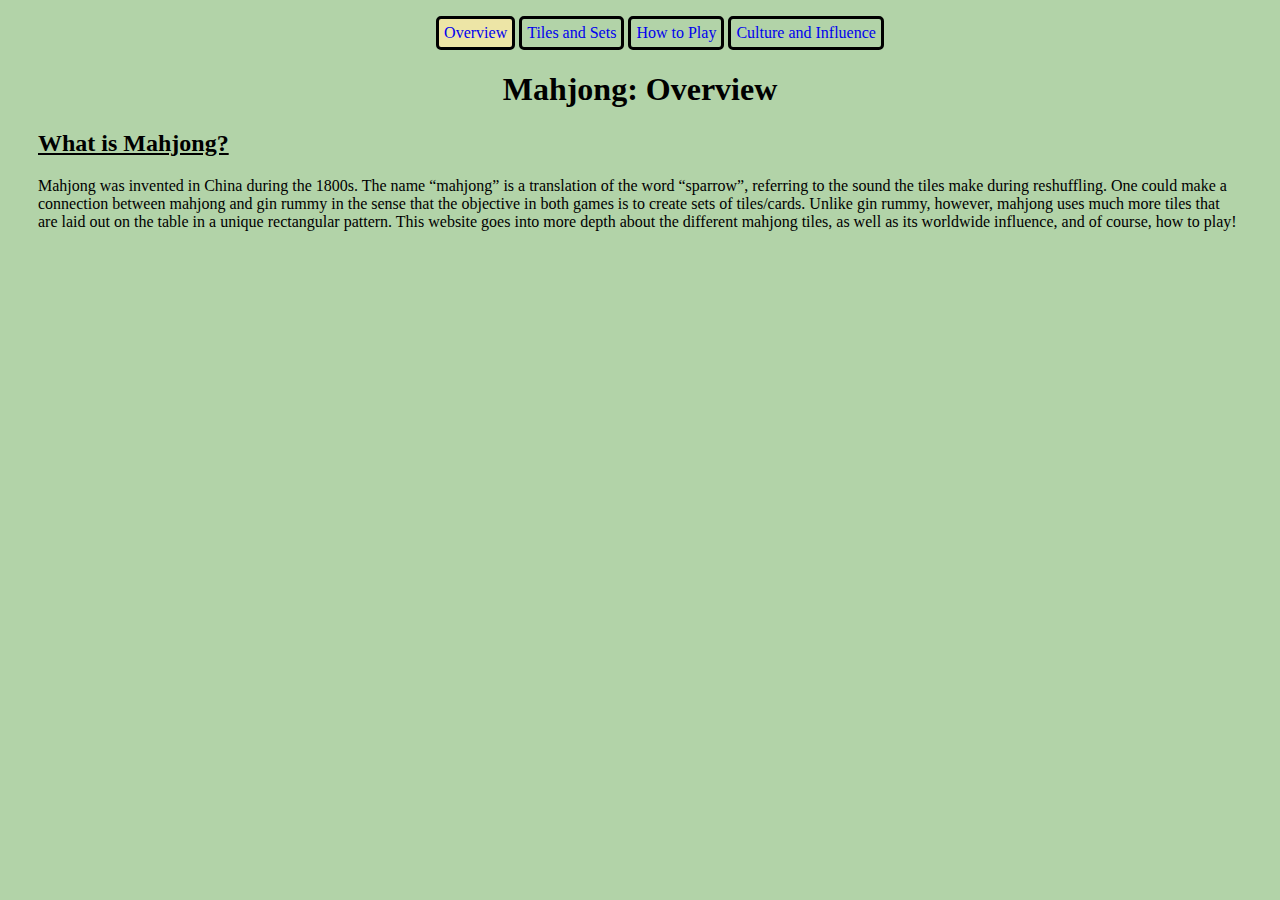
<file: site/index.html>
<!DOCTYPE html>
<html lang="en">
  <head>
    <meta charset="utf-8">
    <title>Overview</title>
    <nav>
      <ul>
        <li class="bars"><a href="http://homer.stuy.edu/~mhuang60/site/index.html">Overview</a></li>
        <li class="bar"><a href="http://homer.stuy.edu/~mhuang60/site/tiles-and-sets.html">Tiles and Sets</a></li>
        <li class="bar"><a href="http://homer.stuy.edu/~mhuang60/site/how-to-play.html">How to Play</a></li>
        <li class="bar"><a href="http://homer.stuy.edu/~mhuang60/site/culture-and-influence.html">Culture and Influence</a></li>
      </ul>
    </nav>
    <link href="stylesheet.css" rel="stylesheet">
  </head>
  <body>
  <h1>Mahjong: Overview</h1>
    <h2>What is Mahjong?</h2>
    <p>
      Mahjong was invented in China during the 1800s. The name “mahjong” is a translation of the word “sparrow”, referring to the sound the tiles make during reshuffling. One could make a connection between mahjong and gin rummy in the sense that the objective in both games is to create sets of tiles/cards. Unlike gin rummy, however, mahjong uses much more tiles that are laid out on the table in a unique rectangular pattern. This website goes into more depth about the different mahjong tiles, as well as its worldwide influence, and of course, how to play!
    </p>
  </body>
</html>
</file>
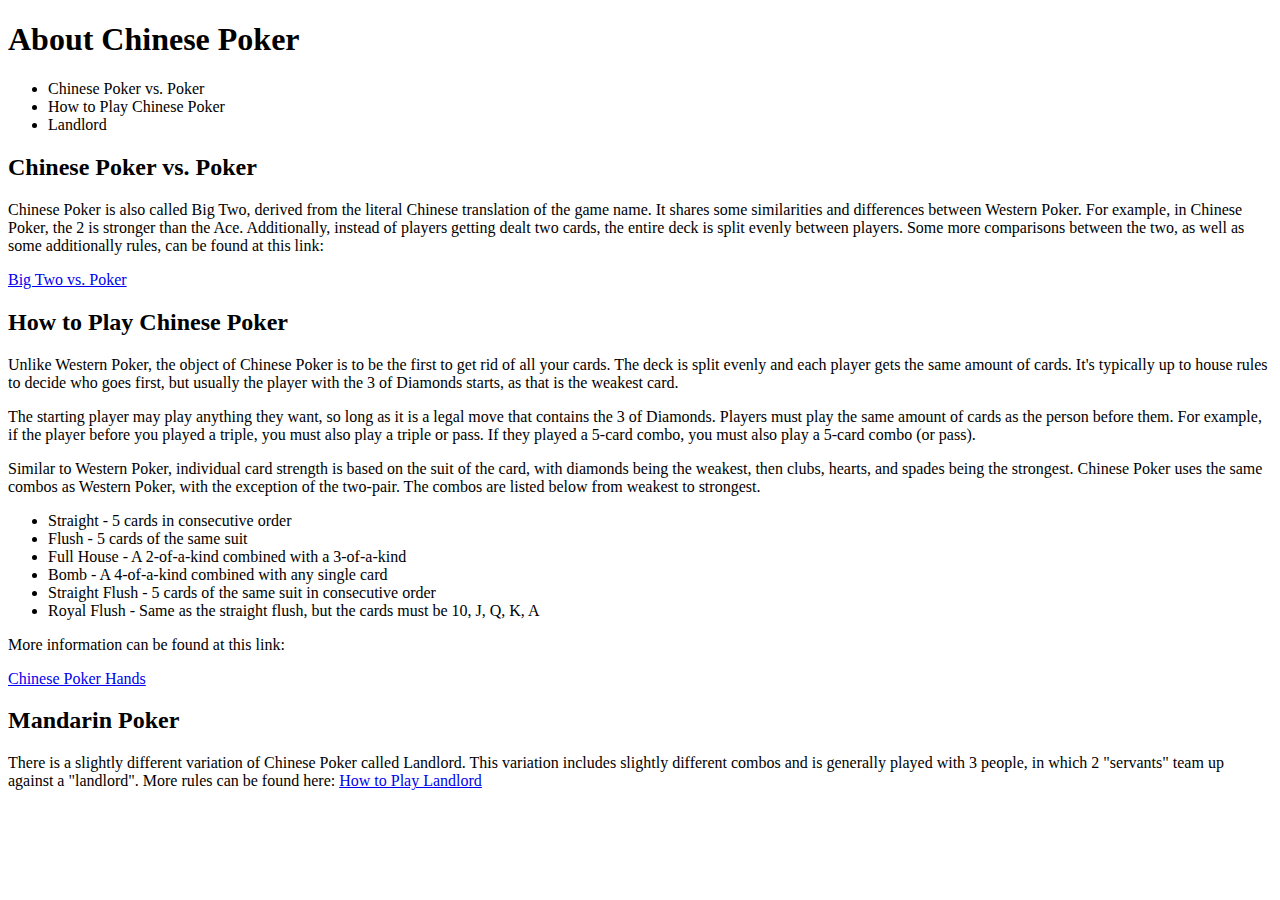
<file: w05(1)_subject.html>
<!DOCTYPE html>
<html lang="en">
  <head>
    <meta charset="utf-8">
    <title>WEBPAGE</title>
  </head>
  <body>
<h1>About Chinese Poker</h1>
<ul>
<li>Chinese Poker vs. Poker</li>
<li>How to Play Chinese Poker</li>
<li>Landlord</li>
</ul>
<h2>Chinese Poker vs. Poker</h2>
<p>Chinese Poker is also called Big Two, derived from the literal Chinese translation of the game name. It shares some similarities and differences between Western Poker. For example, in Chinese Poker, the 2 is stronger than the Ace. Additionally, instead of players getting dealt two cards, the entire deck is split evenly between players. Some more comparisons between the two, as well as some additionally rules, can be found at this link:</p>
<a href="https://onlyagame.typepad.com/only_a_game/2008/04/big-two-rules.html">Big Two vs. Poker</a>

<h2>How to Play Chinese Poker</h2>
<p>Unlike Western Poker, the object of Chinese Poker is to be the first to get rid of all your cards. The deck is split evenly and each player gets the same amount of cards. It's typically up to house rules to decide who goes first, but usually the player with the 3 of Diamonds starts, as that is the weakest card.</p> 
<p>The starting player may play anything they want, so long as it is a legal move that contains the 3 of Diamonds. Players must play the same amount of cards as the person before them. For example, if the player before you played a triple, you must also play a triple or pass. If they played a 5-card combo, you must also play a 5-card combo (or pass).</p>
<p>Similar to Western Poker, individual card strength is based on the suit of the card, with diamonds being the weakest, then clubs, hearts, and spades being the strongest. Chinese Poker uses the same combos as Western Poker, with the exception of the two-pair. The combos are listed below from weakest to strongest.</p>
<ul>
<li>Straight - 5 cards in consecutive order</li>
<li>Flush - 5 cards of the same suit</li>
<li>Full House - A 2-of-a-kind combined with a 3-of-a-kind</li>
<li>Bomb - A 4-of-a-kind combined with any single card</li>
<li>Straight Flush - 5 cards of the same suit in consecutive order</li>
<li>Royal Flush - Same as the straight flush, but the cards must be 10, J, Q, K, A</li>
</ul>
<p>More information can be found at this link:</p>
<a href="https://www.888poker.com/magazine/poker-world/intro-to-chinese-poker#Chinese%20Poker%20Hands">Chinese Poker Hands</a>

<h2>Mandarin Poker</h2>
<p>There is a slightly different variation of Chinese Poker called Landlord. This variation includes slightly different combos and is generally played with 3 people, in which 2 "servants" team up against a "landlord". More rules can be found here:
<a href="https://www.pagat.com/climbing/doudizhu.html">How to Play Landlord</a>
  </body>
</html>
</file>
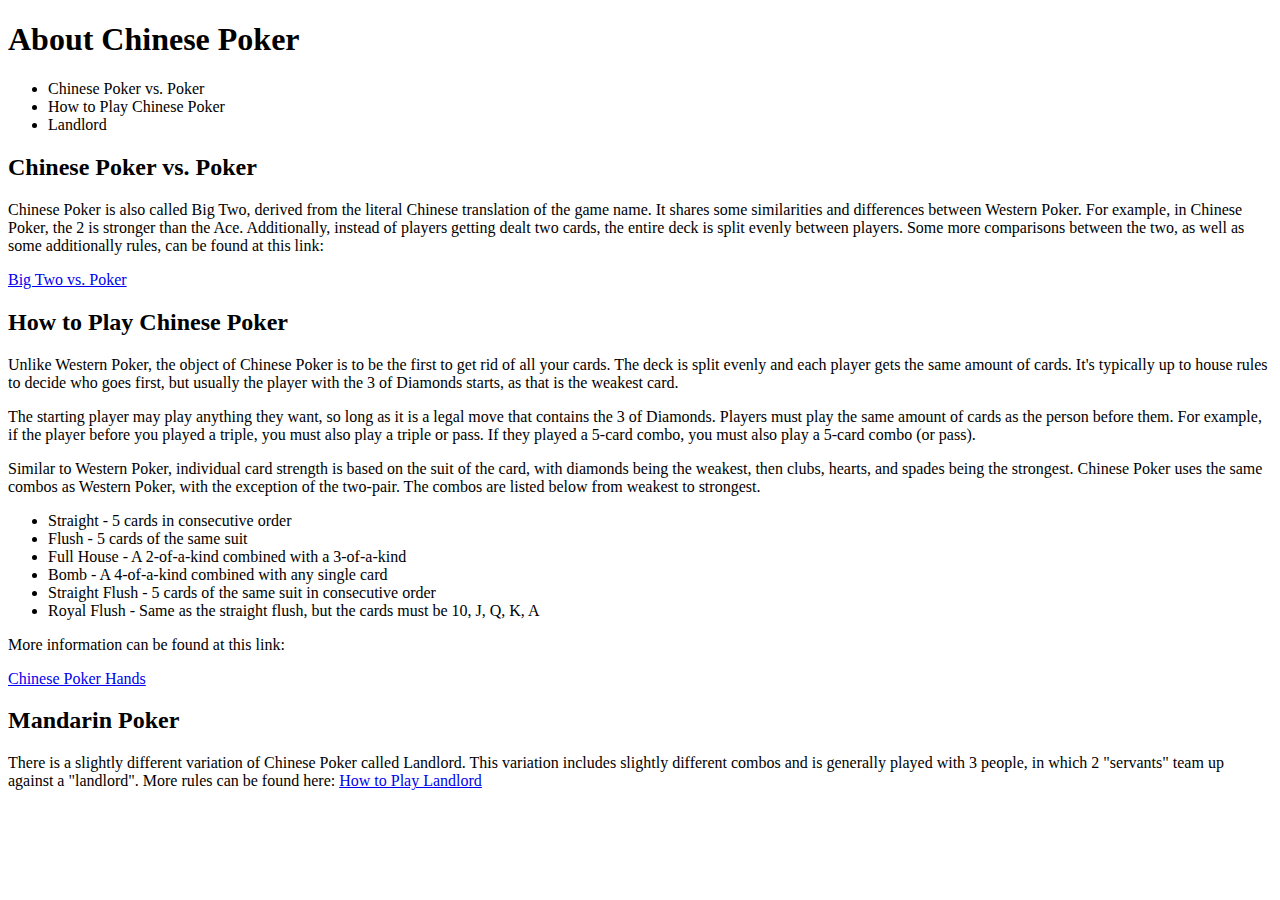
<file: w05_subject.html>
<!DOCTYPE html>
<html lang="en">
  <head>
    <meta charset="utf-8">
    <title>WEBPAGE</title>
  </head>
  <body>
<h1>About Chinese Poker</h1>
<ul>
<li>Chinese Poker vs. Poker</li>
<li>How to Play Chinese Poker</li>
<li>Landlord</li>
</ul>
<h2>Chinese Poker vs. Poker</h2>
<p>Chinese Poker is also called Big Two, derived from the literal Chinese translation of the game name. It shares some similarities and differences between Western Poker. For example, in Chinese Poker, the 2 is stronger than the Ace. Additionally, instead of players getting dealt two cards, the entire deck is split evenly between players. Some more comparisons between the two, as well as some additionally rules, can be found at this link:</p>
<a href="https://onlyagame.typepad.com/only_a_game/2008/04/big-two-rules.html">Big Two vs. Poker</a>

<h2>How to Play Chinese Poker</h2>
<p>Unlike Western Poker, the object of Chinese Poker is to be the first to get rid of all your cards. The deck is split evenly and each player gets the same amount of cards. It's typically up to house rules to decide who goes first, but usually the player with the 3 of Diamonds starts, as that is the weakest card.</p>
<p>The starting player may play anything they want, so long as it is a legal move that contains the 3 of Diamonds. Players must play the same amount of cards as the person before them. For example, if the player before you played a triple, you must also play a triple or pass. If they played a 5-card combo, you must also play a 5-card combo (or pass).</p>
<p>Similar to Western Poker, individual card strength is based on the suit of the card, with diamonds being the weakest, then clubs, hearts, and spades being the strongest. Chinese Poker uses the same combos as Western Poker, with the exception of the two-pair. The combos are listed below from weakest to strongest.</p>
<ul>
<li>Straight - 5 cards in consecutive order</li>
<li>Flush - 5 cards of the same suit</li>
<li>Full House - A 2-of-a-kind combined with a 3-of-a-kind</li>
<li>Bomb - A 4-of-a-kind combined with any single card</li>
<li>Straight Flush - 5 cards of the same suit in consecutive order</li>
<li>Royal Flush - Same as the straight flush, but the cards must be 10, J, Q, K, A</li>
</ul>
<p>More information can be found at this link:</p>
<a href="https://www.888poker.com/magazine/poker-world/intro-to-chinese-poker#Chinese%20Poker%20Hands">Chinese Poker Hands</a>

<h2>Mandarin Poker</h2>
<p>There is a slightly different variation of Chinese Poker called Landlord. This variation includes slightly different combos and is generally played with 3 people, in which 2 "servants" team up against a "landlord". More rules can be found here:
<a href="https://www.pagat.com/climbing/doudizhu.html">How to Play Landlord</a>
  </body>
</html>
</file>
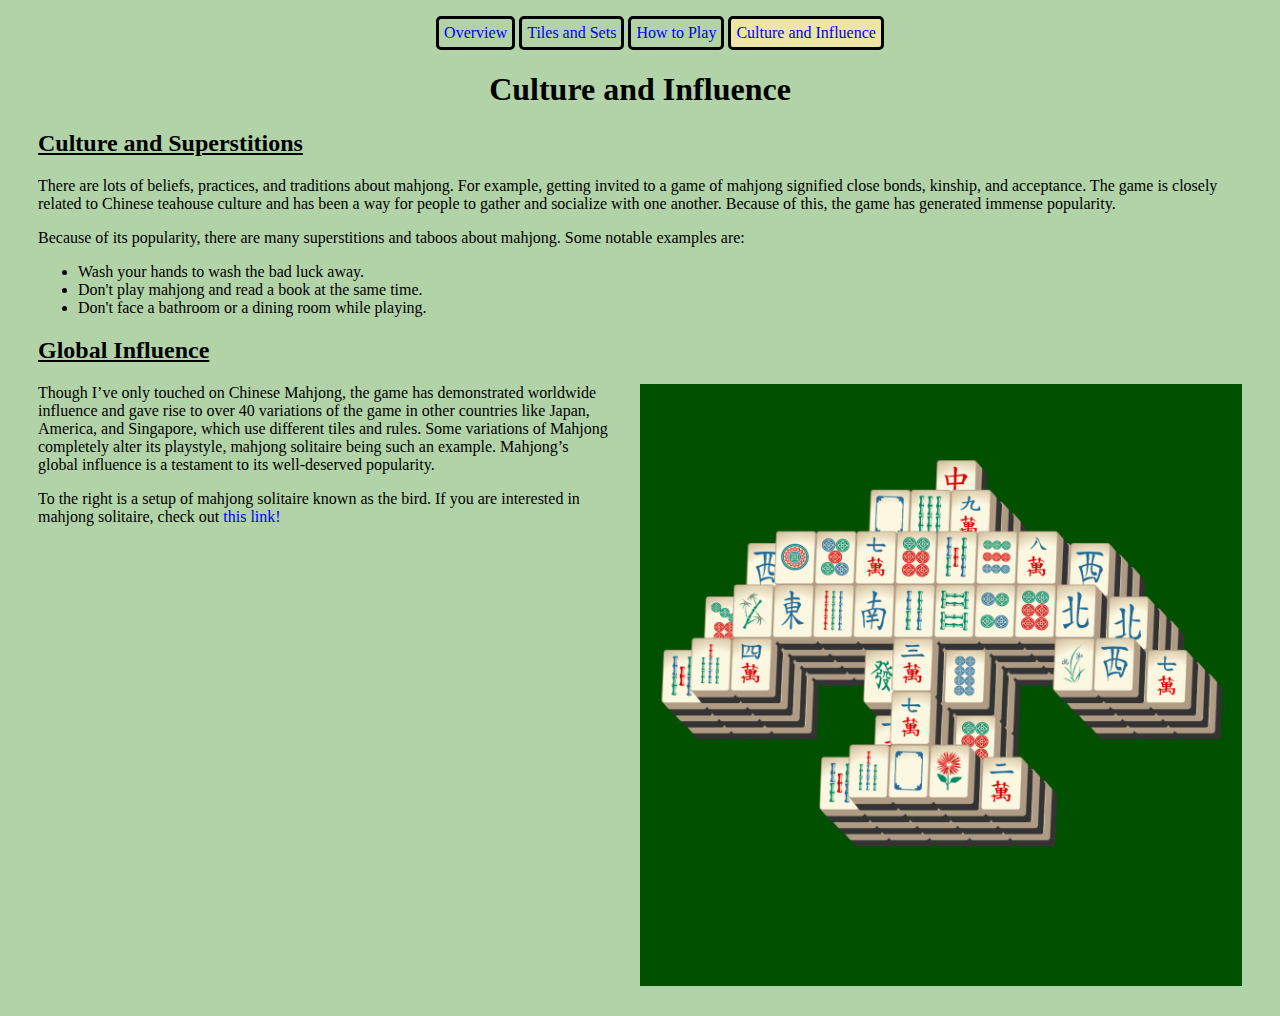
<file: site/culture-and-influence.html>
<!DOCTYPE html>
<html lang="en">
  <head>
    <meta charset="utf-8">
    <title>Culture and Influence</title>
    <nav>
      <ul>
        <li class="bar"><a href="http://homer.stuy.edu/~mhuang60/site/index.html">Overview</a></li>
        <li class="bar"><a href="http://homer.stuy.edu/~mhuang60/site/tiles-and-sets.html">Tiles and Sets</a></li>
        <li class="bar"><a href="http://homer.stuy.edu/~mhuang60/site/how-to-play.html">How to Play</a></li>
        <li class="bars"><a href="http://homer.stuy.edu/~mhuang60/site/culture-and-influence.html">Culture and Influence</a></li>
      </ul>
    </nav>
    <link href="stylesheet.css" rel="stylesheet">
  </head>
  <body>
  <h1>Culture and Influence</h1>
    <h2>Culture and Superstitions</h2>
    <p>There are lots of beliefs, practices, and traditions about mahjong. For example, getting invited to a game of mahjong signified close bonds, kinship, and acceptance. The game is closely related to Chinese teahouse culture and has been a way for people to gather and socialize with one another. Because of this, the game has generated immense popularity.</p>
    <p>Because of its popularity, there are many superstitions and taboos about mahjong. Some notable examples are:</p>
    <ul> <li>Wash your hands to wash the bad luck away.</li>
         <li>Don't play mahjong and read a book at the same time.</li>
         <li>Don't face a bathroom or a dining room while playing.</li>
    </ul>
    <h2>Global Influence</h2>
    <img src="images/mahjongsolitaire.png"
         class="mahjongsolitaire">
    <p>Though I’ve only touched on Chinese Mahjong, the game has demonstrated worldwide influence and gave rise to over 40 variations of the game in other countries like Japan, America, and Singapore, which use different tiles and rules. Some variations of Mahjong completely alter its playstyle, mahjong solitaire being such an example. Mahjong’s global influence is a testament to its well-deserved popularity.</p>
    <p>To the right is a setup of mahjong solitaire known as the bird. If you are interested in mahjong solitaire, check out <a href="https://solitaired.com/guides/how-to-play-mahjong-solitaire">this link!</a></p>
  </body>
</html>
</file>
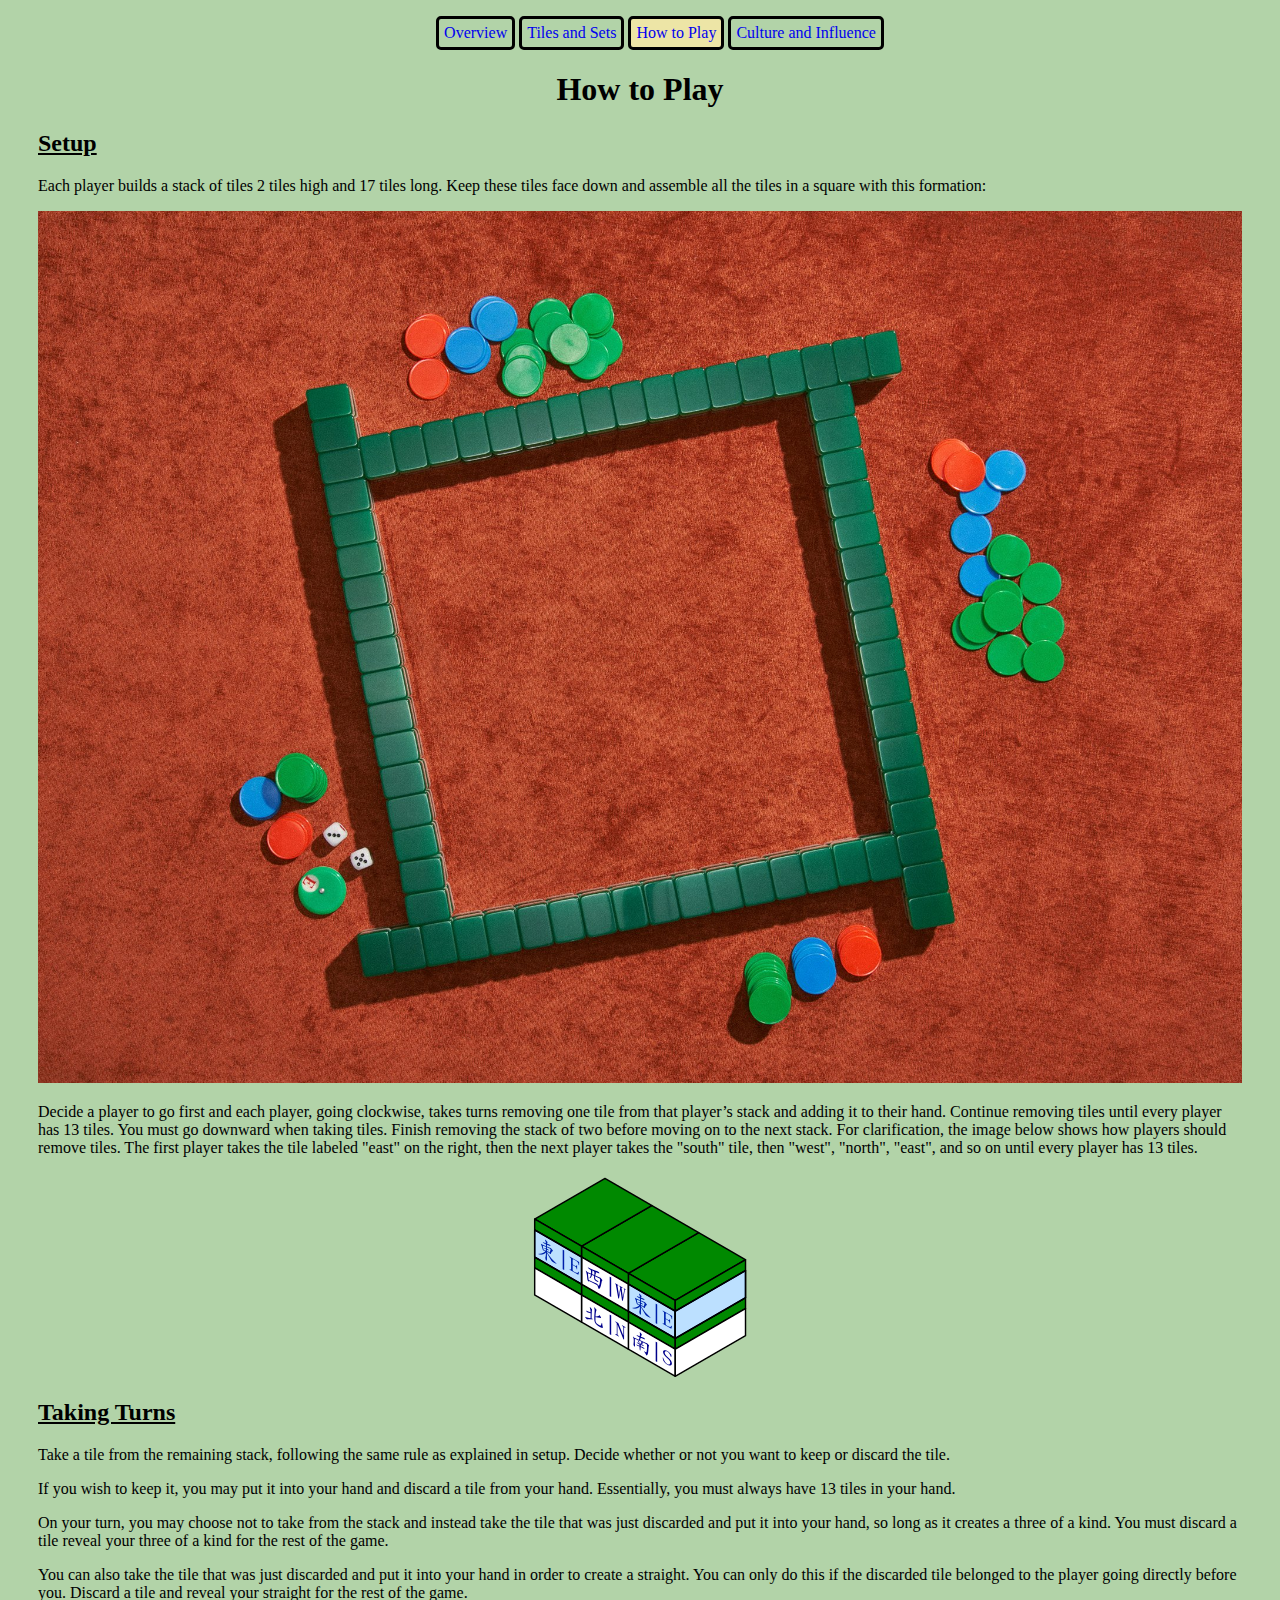
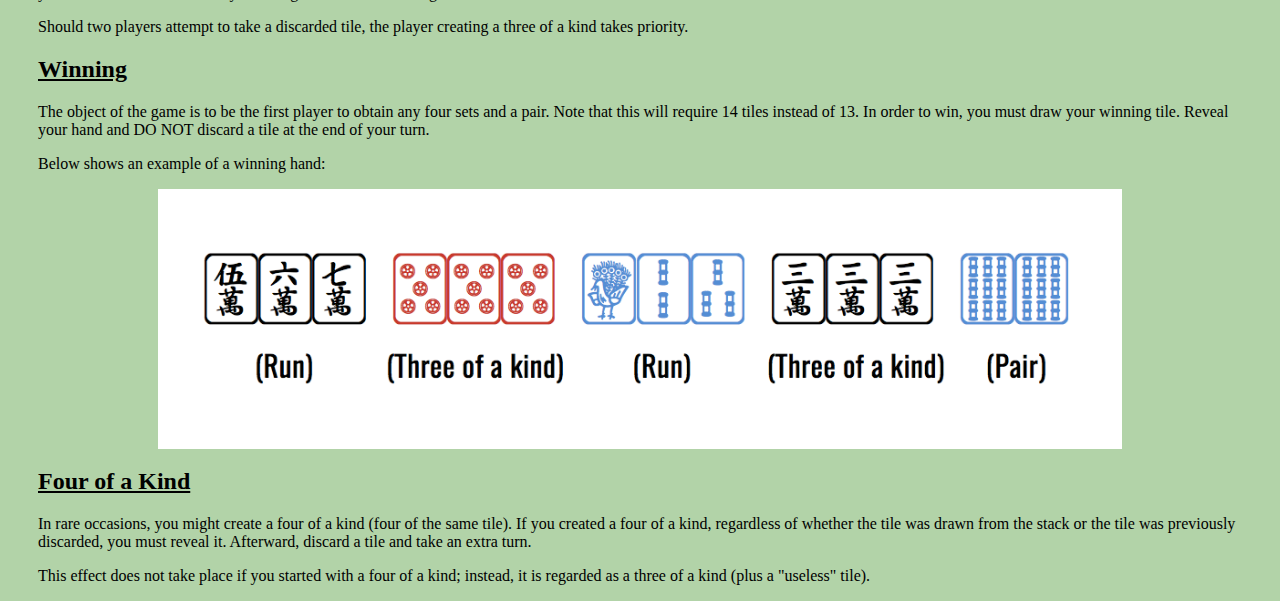
<file: site/how-to-play.html>
<!DOCTYPE html>
<html lang="en">
  <head>
    <meta charset="utf-8">
    <title>How to Play</title>
    <nav>
      <ul>
        <li class="bar"><a href="http://homer.stuy.edu/~mhuang60/site/index.html">Overview</a></li>
        <li class="bar"><a href="http://homer.stuy.edu/~mhuang60/site/tiles-and-sets.html">Tiles and Sets</a></li>
        <li class="bars"><a href="http://homer.stuy.edu/~mhuang60/site/how-to-play.html">How to Play</a></li>
        <li class="bar"><a href="http://homer.stuy.edu/~mhuang60/site/culture-and-influence.html">Culture and Influence</a></li>
      </ul>
    </nav>
    <link href="stylesheet.css" rel="stylesheet">
  </head>
  <body>
  <h1>How to Play</h1>
    <h2>Setup</h2>
      <p>Each player builds a stack of tiles 2 tiles high and 17 tiles long. Keep these tiles face down and assemble all the tiles in a square with this formation:</p>
      <img src="images/tablesetup.jpg"
           class="tablesetup">
      <p class="tilesetupcaption">Decide a player to go first and each player, going clockwise, takes turns removing one tile from that player’s stack and adding it to their hand. Continue removing tiles until every player has 13 tiles. You must go downward when taking tiles. Finish removing the stack of two before moving on to the next stack. For clarification, the image below shows how players should remove tiles. The first player takes the tile labeled "east" on the right, then the next player takes the "south" tile, then "west", "north", "east", and so on until every player has 13 tiles.</p>
      <img src="images/setup.png"
           class="setup">
    <h2>Taking Turns</h2>
      <p>Take a tile from the remaining stack, following the same rule as explained in setup. Decide whether or not you want to keep or discard the tile.</p>
      <p>If you wish to keep it, you may put it into your hand and discard a tile from your hand. Essentially, you must always have 13 tiles in your hand.</p>
      <p>On your turn, you may choose not to take from the stack and instead take the tile that was just discarded and put it into your hand, so long as it creates a three of a kind. You must discard a tile reveal your three of a kind for the rest of the game.</p>
      <p>You can also take the tile that was just discarded and put it into your hand in order to create a straight. You can only do this if the discarded tile belonged to the player going directly before you. Discard a tile and reveal your straight for the rest of the game.</p>
      <p>Should two players attempt to take a discarded tile, the player creating a three of a kind takes priority.</p>
    <h2>Winning</h2>
      <p>The object of the game is to be the first player to obtain any four sets and a pair. Note that this will require 14 tiles instead of 13. In order to win, you must draw your winning tile. Reveal your hand and DO NOT discard a tile at the end of your turn.</p>
      <p>Below shows an example of a winning hand:</p>
      <img src="images/winninghand.png"
           class="winninghand">
    <h2>Four of a Kind</h2>
      <p>In rare occasions, you might create a four of a kind (four of the same tile). If you created a four of a kind, regardless of whether the tile was drawn from the stack or the tile was previously discarded, you must reveal it. Afterward, discard a tile and take an extra turn.</p>
      <p>This effect does not take place if you started with a four of a kind; instead, it is regarded as a three of a kind (plus a "useless" tile).</p>
  </body>
</html>
</file>
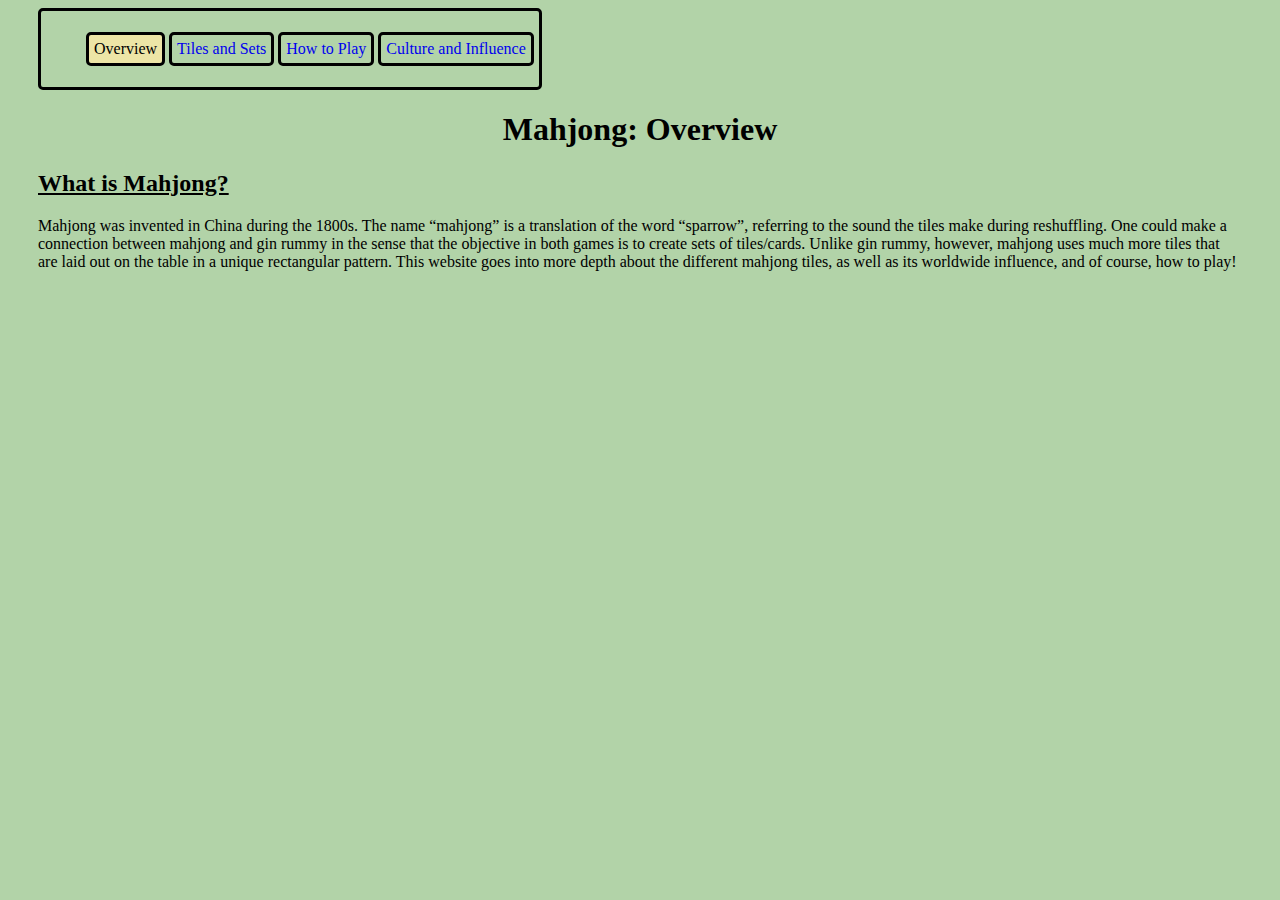
<file: site/overview.html>
<!DOCTYPE html>
<html lang="en">
  <head>
    <meta charset="utf-8">
    <title>Overview</title>
    <nav class="bar">
      <ul>
        <li class="bars">Overview</li>
        <li class="bar"><a href="http://homer.stuy.edu/~mhuang60/site/tiles-and-sets.html">Tiles and Sets</a></li>
        <li class="bar"><a href="http://homer.stuy.edu/~mhuang60/site/how-to-play.html">How to Play</a></li>
        <li class="bar"><a href="http://homer.stuy.edu/~mhuang60/site/culture-and-influence.html">Culture and Influence</a></li>
      </ul>
    </nav>
    <link href="stylesheet.css" rel="stylesheet">
  </head>
  <body>
  <h1>Mahjong: Overview</h1>
    <h2>What is Mahjong?</h2>
    <p>
      Mahjong was invented in China during the 1800s. The name “mahjong” is a translation of the word “sparrow”, referring to the sound the tiles make during reshuffling. One could make a connection between mahjong and gin rummy in the sense that the objective in both games is to create sets of tiles/cards. Unlike gin rummy, however, mahjong uses much more tiles that are laid out on the table in a unique rectangular pattern. This website goes into more depth about the different mahjong tiles, as well as its worldwide influence, and of course, how to play!
    </p>
  </body>
</html>
</file>
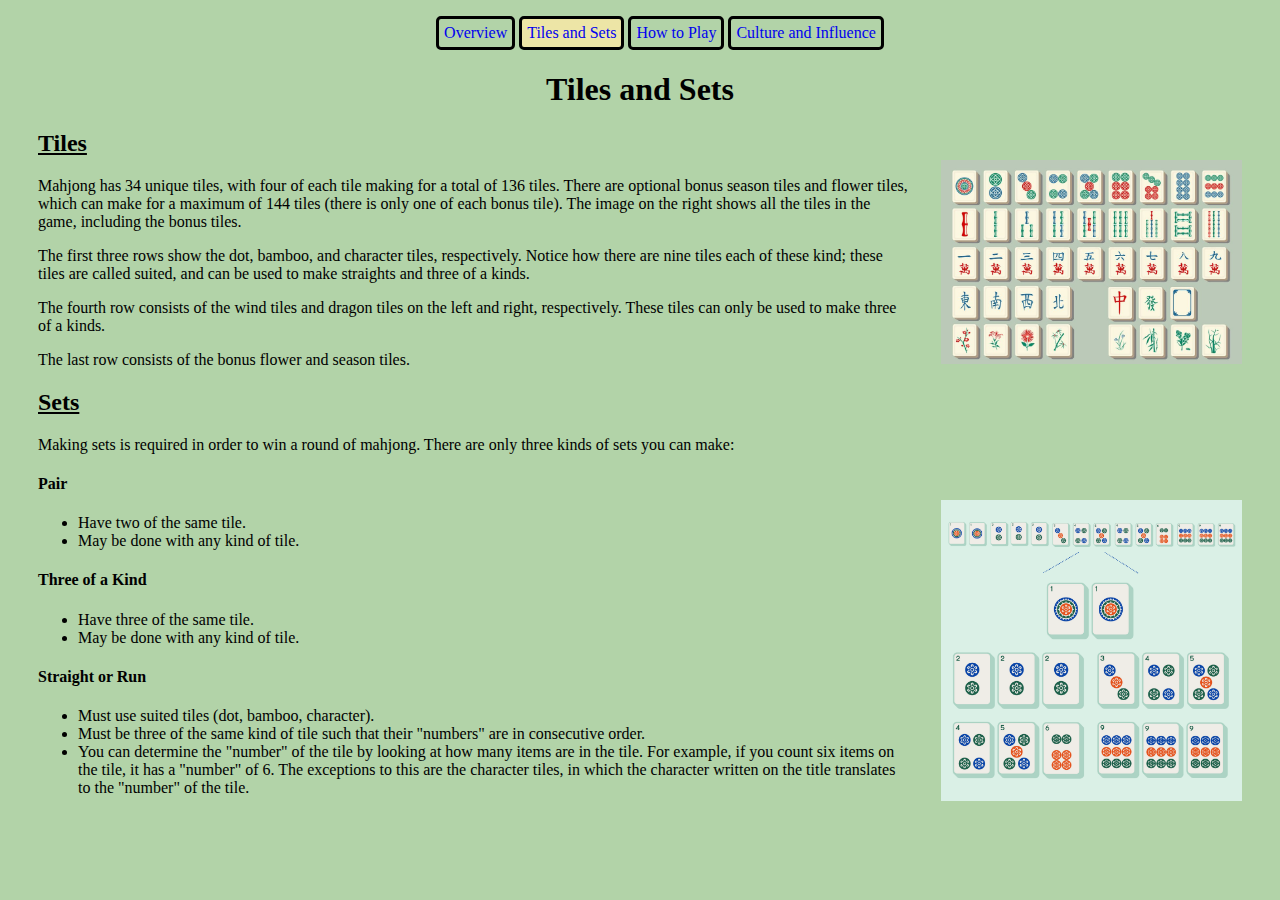
<file: site/tiles-and-sets.html>
<!DOCTYPE html>
<html lang="en">
  <head>
    <meta charset="utf-8">
    <title>Tiles and Sets</title>
    <nav>
      <ul>
        <li class="bar"><a href="http://homer.stuy.edu/~mhuang60/site/index.html">Overview</a></li>
        <li class="bars"><a href="http://homer.stuy.edu/~mhuang60/site/tiles-and-sets.html">Tiles and Sets</a></li>
        <li class="bar"><a href="http://homer.stuy.edu/~mhuang60/site/how-to-play.html">How to Play</a></li>
        <li class="bar"><a href="http://homer.stuy.edu/~mhuang60/site/culture-and-influence.html">Culture and Influence</a></li>
      </ul>
    </nav>
    <link href="stylesheet.css" rel="stylesheet">
  </head>
  <body>
  <h1>Tiles and Sets</h1>
    <img src="images/tiles.jpg"
         class="tiles">
    <h2>Tiles</h2>
    <p>
      Mahjong has 34 unique tiles, with four of each tile making for a total of 136 tiles. There are optional bonus season tiles and flower tiles, which can make for a maximum of 144 tiles (there is only one of each bonus tile). The image on the right shows all the tiles in the game, including the bonus tiles.
    </p>
    <p>The first three rows show the dot, bamboo, and character tiles, respectively. Notice how there are nine tiles each of these kind; these tiles are called suited, and can be used to make straights and three of a kinds.</p>
    <p>The fourth row consists of the wind tiles and dragon tiles on the left and right, respectively. These tiles can only be used to make three of a kinds.</p>
    <p>The last row consists of the bonus flower and season tiles.</p>
    <h2>Sets</h2>
    <p>Making sets is required in order to win a round of mahjong. There are only three kinds of sets you can make:</p>
    <img src="images/sets.png"
         class="sets">
    <h4>Pair</h4>
      <ul> <li>Have two of the same tile.</li>
           <li>May be done with any kind of tile.</li>
      </ul>
    <h4>Three of a Kind</h4>
      <ul> <li>Have three of the same tile.</li>
           <li>May be done with any kind of tile.</li>
      </ul>
    <h4>Straight or Run</h4>
      <ul> <li>Must use suited tiles (dot, bamboo, character).</li>
           <li>Must be three of the same kind of tile such that their "numbers" are in consecutive order.</li>
           <li>You can determine the "number" of the tile by looking at how many items are in the tile. For example, if you count six items on the tile, it has a "number" of 6. The exceptions to this are the character tiles, in which the character written on the title translates to the "number" of the tile.</li>
      </ul>
  </body>
</html>
</file>
<file: site/stylesheet.css>
h1 {
  text-align: center;
  font-weight: bolder;
  font_size: 56px;
}

h2 {
  text-decoration: underline;
}
body {
  padding-left: 30px;
  padding-right: 30px;
  background-color: #b2d3a8
}

.bar {
  display: inline-block;
  text-align: center;
  border-style: solid;
  padding: 5px;
  border-radius: 5px;
  background-color: #b2d3a8
}

.bars {
  display: inline-block;
  text-align: center;
  border-style: solid;
  padding: 5px;
  border-radius: 5px;
  background-color: #ede5a6
}
  

nav {
  text-align: center;
}

.tiles {
  width: 25%;
  float: right;
  padding-left: 30px;
  padding-top: 30px;
}

.sets {
  width: 25%;
  float: right;
  padding-left: 30px;
  padding-top: 30px;
}

.winninghand {
  display: block;
  width: 80%;
  margin: auto
}

.tablesetup {
  width: 100%;
}

.setup {
  margin: auto;
  display: block;
}

.mahjongsolitaire {
  width: 50%;
  float: right;
  margin-bottom: 30px;
  padding-left: 30px;
}

a:link { 
  text-decoration: none; 
} 
a:visited { 
  text-decoration: none; 
} 
a:hover { 
  text-decoration: none;
} 
a:active { 
  text-decoration: none; 
}
</file>
